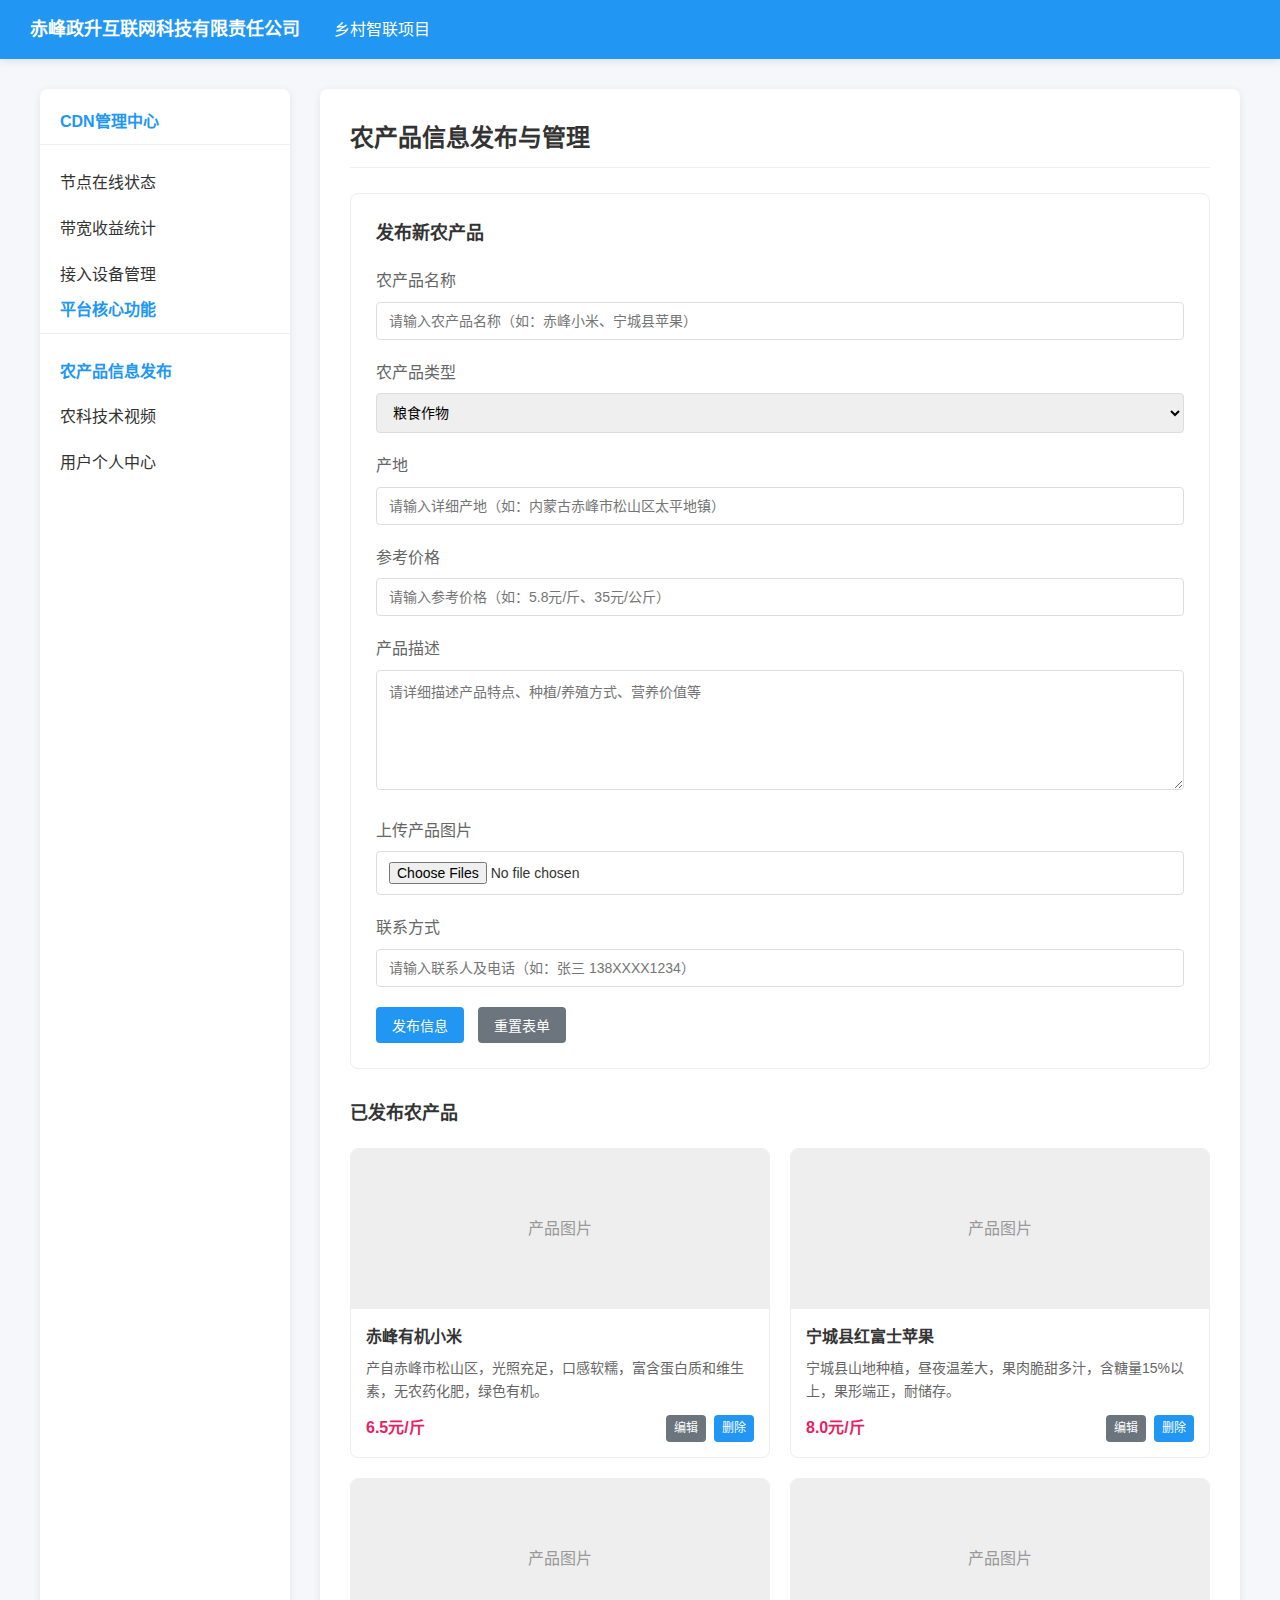
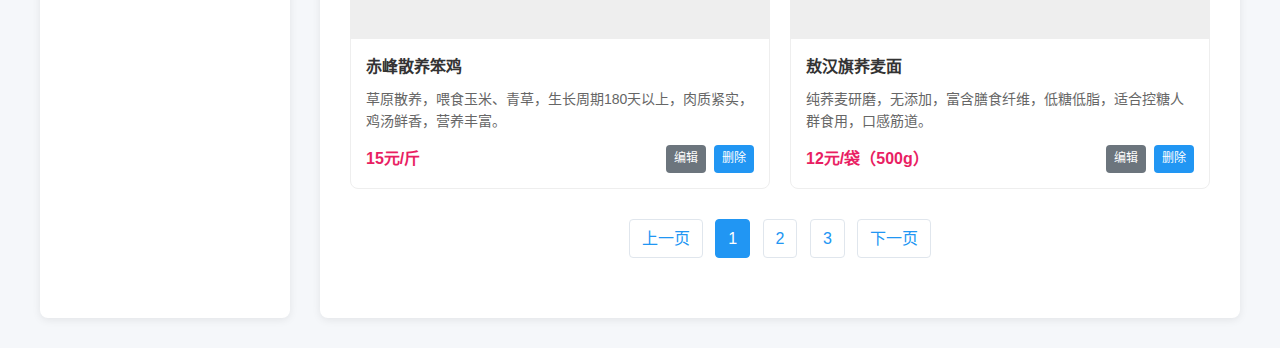
<file: index.html>
<!DOCTYPE html>
<html lang="zh-CN">
<head>
    <meta charset="UTF-8">
    <meta name="viewport" content="width=device-width, initial-scale=1.0">
    <title>农产品信息发布 - 乡村智联平台</title>
    <link rel="stylesheet" href="css/style.css">
</head>
<body>
    <!-- 顶部导航 -->
    <div class="nav">
        <div>
            <span class="company-name">赤峰政升互联网科技有限责任公司</span>
            <span class="project-name"><a href="index.html">乡村智联项目</a></span>
        </div>
    </div>

    <!-- 页面容器 -->
    <div class="container">
        <!-- 侧边栏 -->
        <div class="sidebar">
            <div class="module-title">CDN管理中心</div>
            <div class="module-item"><a href="node-status.html">节点在线状态</a></div>
            <div class="module-item"><a href="profit-stat.html">带宽收益统计</a></div>
            <div class="module-item"><a href="device-manage.html">接入设备管理</a></div>
            <div class="module-title">平台核心功能</div>
            <div class="module-item"><a href="agri-info.html" style="color: #2196F3; font-weight: 600;">农产品信息发布</a></div>
            <div class="module-item"><a href="agri-videos.html">农科技术视频</a></div>
            <div class="module-item"><a href="user-center.html">用户个人中心</a></div>
        </div>

        <!-- 主内容区 -->
        <div class="main-content">
            <h1 class="page-title">农产品信息发布与管理</h1>
            
            <!-- 发布表单 -->
            <div style="border: 1px solid #eee; border-radius: 8px; padding: 25px; margin-bottom: 30px;">
                <h3 style="margin-bottom: 20px; font-size: 18px;">发布新农产品</h3>
                <form>
                    <div class="form-group">
                        <label for="agri-name">农产品名称</label>
                        <input type="text" id="agri-name" class="form-control" placeholder="请输入农产品名称（如：赤峰小米、宁城县苹果）">
                    </div>
                    <div class="form-group">
                        <label for="agri-type">农产品类型</label>
                        <select id="agri-type" class="form-control">
                            <option>粮食作物</option>
                            <option>瓜果蔬菜</option>
                            <option>畜禽产品</option>
                            <option>水产品</option>
                            <option>特色农产品</option>
                        </select>
                    </div>
                    <div class="form-group">
                        <label for="agri-origin">产地</label>
                        <input type="text" id="agri-origin" class="form-control" placeholder="请输入详细产地（如：内蒙古赤峰市松山区太平地镇）">
                    </div>
                    <div class="form-group">
                        <label for="agri-price">参考价格</label>
                        <input type="text" id="agri-price" class="form-control" placeholder="请输入参考价格（如：5.8元/斤、35元/公斤）">
                    </div>
                    <div class="form-group">
                        <label for="agri-desc">产品描述</label>
                        <textarea id="agri-desc" class="form-control" placeholder="请详细描述产品特点、种植/养殖方式、营养价值等"></textarea>
                    </div>
                    <div class="form-group">
                        <label for="agri-img">上传产品图片</label>
                        <input type="file" id="agri-img" class="form-control" multiple>
                    </div>
                    <div class="form-group">
                        <label for="contact">联系方式</label>
                        <input type="text" id="contact" class="form-control" placeholder="请输入联系人及电话（如：张三 138XXXX1234）">
                    </div>
                    <button type="submit" class="btn">发布信息</button>
                    <button type="reset" class="btn btn-secondary" style="margin-left: 10px;">重置表单</button>
                </form>
            </div>

            <!-- 已发布农产品列表 -->
            <h3 style="margin-bottom: 20px; font-size: 18px;">已发布农产品</h3>
            <div class="card-list">
                <!-- 农产品卡片1 -->
                <div class="card">
                    <div class="card-img">产品图片</div>
                    <div class="card-content">
                        <h4 class="card-title">赤峰有机小米</h4>
                        <p class="card-desc">产自赤峰市松山区，光照充足，口感软糯，富含蛋白质和维生素，无农药化肥，绿色有机。</p>
                        <div style="display: flex; justify-content: space-between; align-items: center;">
                            <span style="color: #e91e63; font-weight: 600;">6.5元/斤</span>
                            <div>
                                <a href="#" class="btn btn-secondary" style="padding: 4px 8px; font-size: 12px; margin-right: 4px;">编辑</a>
                                <a href="#" class="btn" style="padding: 4px 8px; font-size: 12px;">删除</a>
                            </div>
                        </div>
                    </div>
                </div>
                <!-- 农产品卡片2 -->
                <div class="card">
                    <div class="card-img">产品图片</div>
                    <div class="card-content">
                        <h4 class="card-title">宁城县红富士苹果</h4>
                        <p class="card-desc">宁城县山地种植，昼夜温差大，果肉脆甜多汁，含糖量15%以上，果形端正，耐储存。</p>
                        <div style="display: flex; justify-content: space-between; align-items: center;">
                            <span style="color: #e91e63; font-weight: 600;">8.0元/斤</span>
                            <div>
                                <a href="#" class="btn btn-secondary" style="padding: 4px 8px; font-size: 12px; margin-right: 4px;">编辑</a>
                                <a href="#" class="btn" style="padding: 4px 8px; font-size: 12px;">删除</a>
                            </div>
                        </div>
                    </div>
                </div>
                <!-- 农产品卡片3 -->
                <div class="card">
                    <div class="card-img">产品图片</div>
                    <div class="card-content">
                        <h4 class="card-title">赤峰散养笨鸡</h4>
                        <p class="card-desc">草原散养，喂食玉米、青草，生长周期180天以上，肉质紧实，鸡汤鲜香，营养丰富。</p>
                        <div style="display: flex; justify-content: space-between; align-items: center;">
                            <span style="color: #e91e63; font-weight: 600;">15元/斤</span>
                            <div>
                                <a href="#" class="btn btn-secondary" style="padding: 4px 8px; font-size: 12px; margin-right: 4px;">编辑</a>
                                <a href="#" class="btn" style="padding: 4px 8px; font-size: 12px;">删除</a>
                            </div>
                        </div>
                    </div>
                </div>
                <!-- 农产品卡片4 -->
                <div class="card">
                    <div class="card-img">产品图片</div>
                    <div class="card-content">
                        <h4 class="card-title">敖汉旗荞麦面</h4>
                        <p class="card-desc">纯荞麦研磨，无添加，富含膳食纤维，低糖低脂，适合控糖人群食用，口感筋道。</p>
                        <div style="display: flex; justify-content: space-between; align-items: center;">
                            <span style="color: #e91e63; font-weight: 600;">12元/袋（500g）</span>
                            <div>
                                <a href="#" class="btn btn-secondary" style="padding: 4px 8px; font-size: 12px; margin-right: 4px;">编辑</a>
                                <a href="#" class="btn" style="padding: 4px 8px; font-size: 12px;">删除</a>
                            </div>
                        </div>
                    </div>
                </div>
            </div>

            <!-- 分页控件 -->
            <div class="pagination">
                <a href="#" class="page-link">上一页</a>
                <a href="#" class="page-link active">1</a>
                <a href="#" class="page-link">2</a>
                <a href="#" class="page-link">3</a>
                <a href="#" class="page-link">下一页</a>
            </div>
        </div>
    </div>
</body>
</html>
</file>
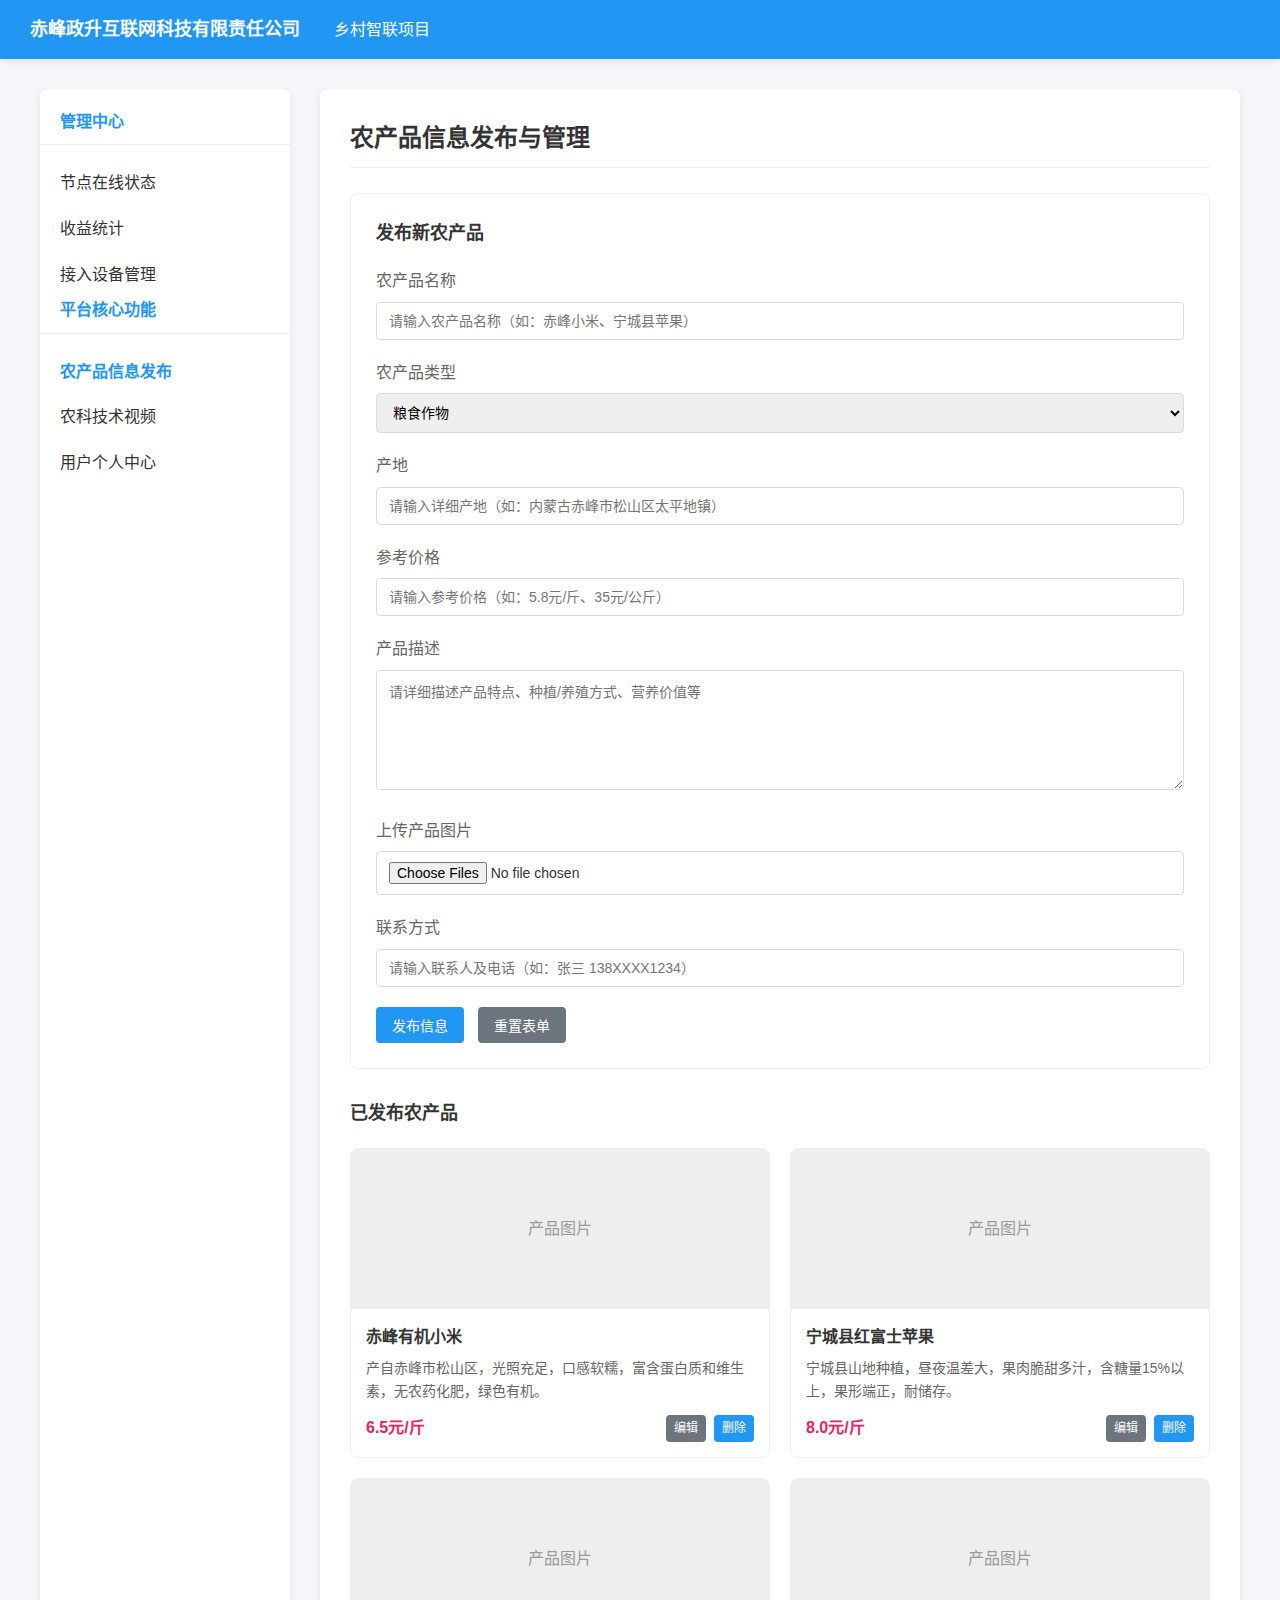
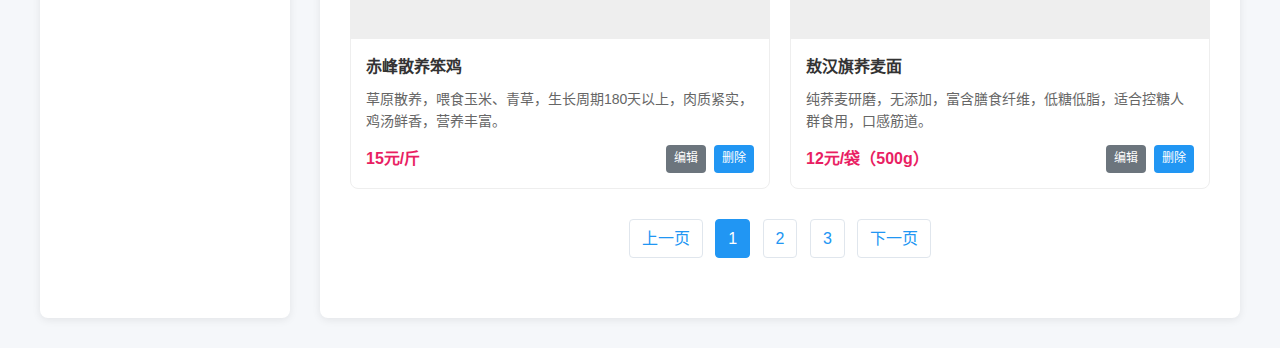
<file: agri-info.html>
<!DOCTYPE html>
<html lang="zh-CN">
<head>
    <meta charset="UTF-8">
    <meta name="viewport" content="width=device-width, initial-scale=1.0">
    <title>农产品信息发布 - 乡村智联平台</title>
    <link rel="stylesheet" href="css/style.css">
</head>
<body>
    <!-- 顶部导航 -->
    <div class="nav">
        <div>
            <span class="company-name">赤峰政升互联网科技有限责任公司</span>
            <span class="project-name"><a href="index.html">乡村智联项目</a></span>
        </div>
    </div>

    <!-- 页面容器 -->
    <div class="container">
        <!-- 侧边栏 -->
        <div class="sidebar">
            <div class="module-title">管理中心</div>
            <div class="module-item"><a href="node-status.html">节点在线状态</a></div>
            <div class="module-item"><a href="profit-stat.html">收益统计</a></div>
            <div class="module-item"><a href="device-manage.html">接入设备管理</a></div>
            <div class="module-title">平台核心功能</div>
            <div class="module-item"><a href="agri-info.html" style="color: #2196F3; font-weight: 600;">农产品信息发布</a></div>
            <div class="module-item"><a href="agri-videos.html">农科技术视频</a></div>
            <div class="module-item"><a href="user-center.html">用户个人中心</a></div>
        </div>

        <!-- 主内容区 -->
        <div class="main-content">
            <h1 class="page-title">农产品信息发布与管理</h1>
            
            <!-- 发布表单 -->
            <div style="border: 1px solid #eee; border-radius: 8px; padding: 25px; margin-bottom: 30px;">
                <h3 style="margin-bottom: 20px; font-size: 18px;">发布新农产品</h3>
                <form>
                    <div class="form-group">
                        <label for="agri-name">农产品名称</label>
                        <input type="text" id="agri-name" class="form-control" placeholder="请输入农产品名称（如：赤峰小米、宁城县苹果）">
                    </div>
                    <div class="form-group">
                        <label for="agri-type">农产品类型</label>
                        <select id="agri-type" class="form-control">
                            <option>粮食作物</option>
                            <option>瓜果蔬菜</option>
                            <option>畜禽产品</option>
                            <option>水产品</option>
                            <option>特色农产品</option>
                        </select>
                    </div>
                    <div class="form-group">
                        <label for="agri-origin">产地</label>
                        <input type="text" id="agri-origin" class="form-control" placeholder="请输入详细产地（如：内蒙古赤峰市松山区太平地镇）">
                    </div>
                    <div class="form-group">
                        <label for="agri-price">参考价格</label>
                        <input type="text" id="agri-price" class="form-control" placeholder="请输入参考价格（如：5.8元/斤、35元/公斤）">
                    </div>
                    <div class="form-group">
                        <label for="agri-desc">产品描述</label>
                        <textarea id="agri-desc" class="form-control" placeholder="请详细描述产品特点、种植/养殖方式、营养价值等"></textarea>
                    </div>
                    <div class="form-group">
                        <label for="agri-img">上传产品图片</label>
                        <input type="file" id="agri-img" class="form-control" multiple>
                    </div>
                    <div class="form-group">
                        <label for="contact">联系方式</label>
                        <input type="text" id="contact" class="form-control" placeholder="请输入联系人及电话（如：张三 138XXXX1234）">
                    </div>
                    <button type="submit" class="btn">发布信息</button>
                    <button type="reset" class="btn btn-secondary" style="margin-left: 10px;">重置表单</button>
                </form>
            </div>

            <!-- 已发布农产品列表 -->
            <h3 style="margin-bottom: 20px; font-size: 18px;">已发布农产品</h3>
            <div class="card-list">
                <!-- 农产品卡片1 -->
                <div class="card">
                    <div class="card-img">产品图片</div>
                    <div class="card-content">
                        <h4 class="card-title">赤峰有机小米</h4>
                        <p class="card-desc">产自赤峰市松山区，光照充足，口感软糯，富含蛋白质和维生素，无农药化肥，绿色有机。</p>
                        <div style="display: flex; justify-content: space-between; align-items: center;">
                            <span style="color: #e91e63; font-weight: 600;">6.5元/斤</span>
                            <div>
                                <a href="#" class="btn btn-secondary" style="padding: 4px 8px; font-size: 12px; margin-right: 4px;">编辑</a>
                                <a href="#" class="btn" style="padding: 4px 8px; font-size: 12px;">删除</a>
                            </div>
                        </div>
                    </div>
                </div>
                <!-- 农产品卡片2 -->
                <div class="card">
                    <div class="card-img">产品图片</div>
                    <div class="card-content">
                        <h4 class="card-title">宁城县红富士苹果</h4>
                        <p class="card-desc">宁城县山地种植，昼夜温差大，果肉脆甜多汁，含糖量15%以上，果形端正，耐储存。</p>
                        <div style="display: flex; justify-content: space-between; align-items: center;">
                            <span style="color: #e91e63; font-weight: 600;">8.0元/斤</span>
                            <div>
                                <a href="#" class="btn btn-secondary" style="padding: 4px 8px; font-size: 12px; margin-right: 4px;">编辑</a>
                                <a href="#" class="btn" style="padding: 4px 8px; font-size: 12px;">删除</a>
                            </div>
                        </div>
                    </div>
                </div>
                <!-- 农产品卡片3 -->
                <div class="card">
                    <div class="card-img">产品图片</div>
                    <div class="card-content">
                        <h4 class="card-title">赤峰散养笨鸡</h4>
                        <p class="card-desc">草原散养，喂食玉米、青草，生长周期180天以上，肉质紧实，鸡汤鲜香，营养丰富。</p>
                        <div style="display: flex; justify-content: space-between; align-items: center;">
                            <span style="color: #e91e63; font-weight: 600;">15元/斤</span>
                            <div>
                                <a href="#" class="btn btn-secondary" style="padding: 4px 8px; font-size: 12px; margin-right: 4px;">编辑</a>
                                <a href="#" class="btn" style="padding: 4px 8px; font-size: 12px;">删除</a>
                            </div>
                        </div>
                    </div>
                </div>
                <!-- 农产品卡片4 -->
                <div class="card">
                    <div class="card-img">产品图片</div>
                    <div class="card-content">
                        <h4 class="card-title">敖汉旗荞麦面</h4>
                        <p class="card-desc">纯荞麦研磨，无添加，富含膳食纤维，低糖低脂，适合控糖人群食用，口感筋道。</p>
                        <div style="display: flex; justify-content: space-between; align-items: center;">
                            <span style="color: #e91e63; font-weight: 600;">12元/袋（500g）</span>
                            <div>
                                <a href="#" class="btn btn-secondary" style="padding: 4px 8px; font-size: 12px; margin-right: 4px;">编辑</a>
                                <a href="#" class="btn" style="padding: 4px 8px; font-size: 12px;">删除</a>
                            </div>
                        </div>
                    </div>
                </div>
            </div>

            <!-- 分页控件 -->
            <div class="pagination">
                <a href="#" class="page-link">上一页</a>
                <a href="#" class="page-link active">1</a>
                <a href="#" class="page-link">2</a>
                <a href="#" class="page-link">3</a>
                <a href="#" class="page-link">下一页</a>
            </div>
        </div>
    </div>
</body>

</html>
</file>
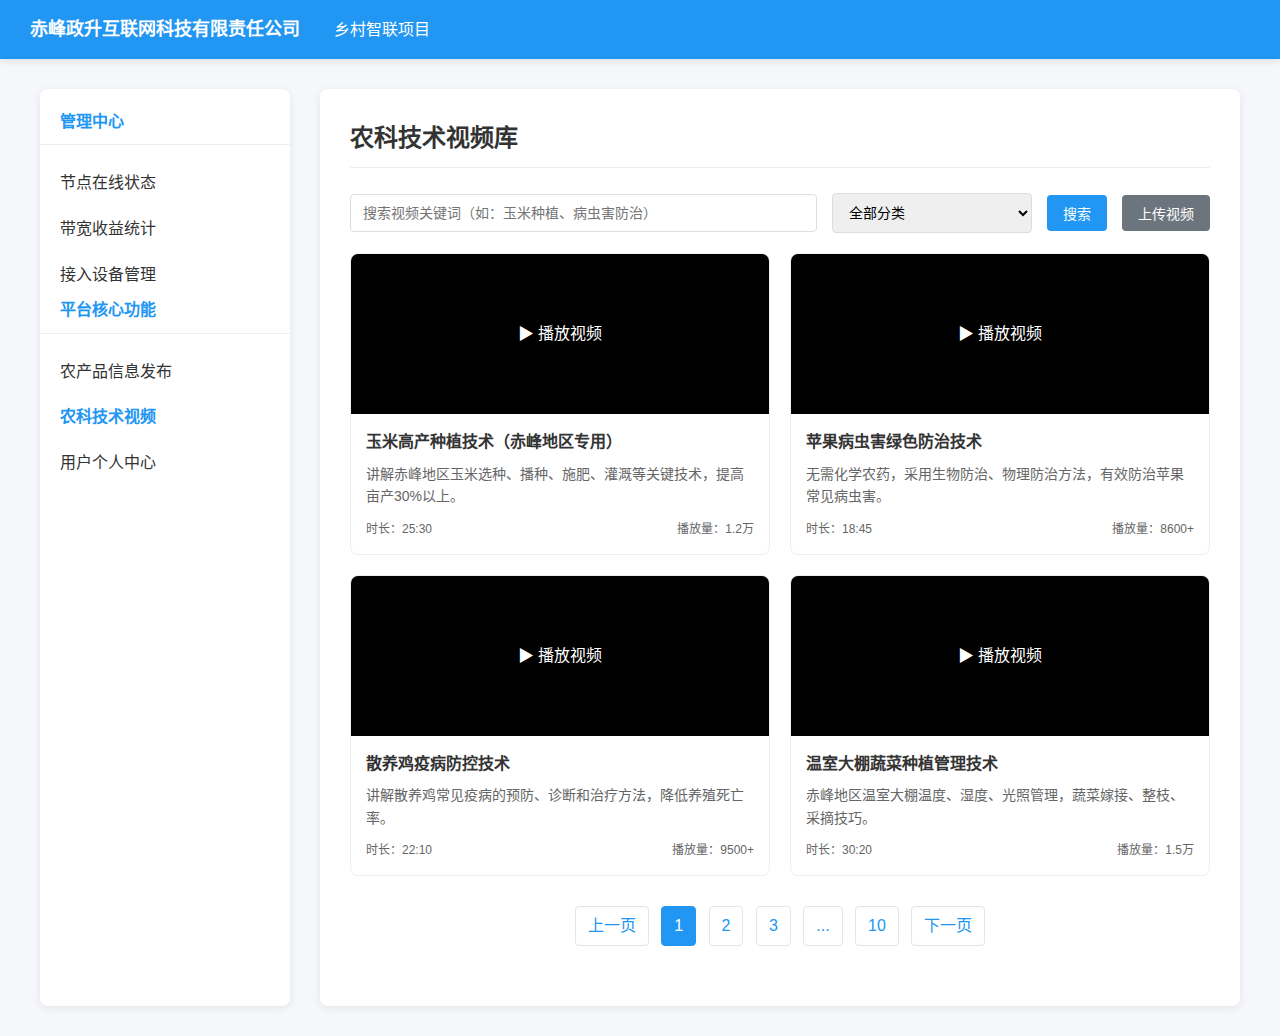
<file: agri-videos.html>
<!DOCTYPE html>
<html lang="zh-CN">
<head>
    <meta charset="UTF-8">
    <meta name="viewport" content="width=device-width, initial-scale=1.0">
    <title>农科技术视频 - 乡村智联平台</title>
    <link rel="stylesheet" href="css/style.css">
</head>
<body>
    <!-- 顶部导航 -->
    <div class="nav">
        <div>
            <span class="company-name">赤峰政升互联网科技有限责任公司</span>
            <span class="project-name"><a href="index.html">乡村智联项目</a></span>
        </div>
    </div>

    <!-- 页面容器 -->
    <div class="container">
        <!-- 侧边栏 -->
        <div class="sidebar">
            <div class="module-title">管理中心</div>
            <div class="module-item"><a href="node-status.html">节点在线状态</a></div>
            <div class="module-item"><a href="profit-stat.html">带宽收益统计</a></div>
            <div class="module-item"><a href="device-manage.html">接入设备管理</a></div>
            <div class="module-title">平台核心功能</div>
            <div class="module-item"><a href="agri-info.html">农产品信息发布</a></div>
            <div class="module-item"><a href="agri-videos.html" style="color: #2196F3; font-weight: 600;">农科技术视频</a></div>
            <div class="module-item"><a href="user-center.html">用户个人中心</a></div>
        </div>

        <!-- 主内容区 -->
        <div class="main-content">
            <h1 class="page-title">农科技术视频库</h1>
            
            <!-- 视频搜索与筛选 -->
            <div style="margin-bottom: 20px; display: flex; gap: 15px; align-items: center;">
                <div class="form-group" style="margin-bottom: 0; flex: 1;">
                    <input type="text" class="form-control" placeholder="搜索视频关键词（如：玉米种植、病虫害防治）">
                </div>
                <div class="form-group" style="margin-bottom: 0; width: 200px;">
                    <select class="form-control">
                        <option>全部分类</option>
                        <option>粮食种植技术</option>
                        <option>蔬菜种植技术</option>
                        <option>果树种植技术</option>
                        <option>畜禽养殖技术</option>
                        <option>病虫害防治</option>
                    </select>
                </div>
                <button class="btn">搜索</button>
                <button class="btn btn-secondary">上传视频</button>
            </div>

            <!-- 视频列表 -->
            <div class="card-list">
                <!-- 视频卡片1 -->
                <div class="card">
                    <div class="card-img" style="background-color: #000; color: white;">
                        <span>▶ 播放视频</span>
                    </div>
                    <div class="card-content">
                        <h4 class="card-title">玉米高产种植技术（赤峰地区专用）</h4>
                        <p class="card-desc">讲解赤峰地区玉米选种、播种、施肥、灌溉等关键技术，提高亩产30%以上。</p>
                        <div style="display: flex; justify-content: space-between; align-items: center; font-size: 12px; color: #666;">
                            <span>时长：25:30</span>
                            <span>播放量：1.2万</span>
                        </div>
                    </div>
                </div>
                <!-- 视频卡片2 -->
                <div class="card">
                    <div class="card-img" style="background-color: #000; color: white;">
                        <span>▶ 播放视频</span>
                    </div>
                    <div class="card-content">
                        <h4 class="card-title">苹果病虫害绿色防治技术</h4>
                        <p class="card-desc">无需化学农药，采用生物防治、物理防治方法，有效防治苹果常见病虫害。</p>
                        <div style="display: flex; justify-content: space-between; align-items: center; font-size: 12px; color: #666;">
                            <span>时长：18:45</span>
                            <span>播放量：8600+</span>
                        </div>
                    </div>
                </div>
                <!-- 视频卡片3 -->
                <div class="card">
                    <div class="card-img" style="background-color: #000; color: white;">
                        <span>▶ 播放视频</span>
                    </div>
                    <div class="card-content">
                        <h4 class="card-title">散养鸡疫病防控技术</h4>
                        <p class="card-desc">讲解散养鸡常见疫病的预防、诊断和治疗方法，降低养殖死亡率。</p>
                        <div style="display: flex; justify-content: space-between; align-items: center; font-size: 12px; color: #666;">
                            <span>时长：22:10</span>
                            <span>播放量：9500+</span>
                        </div>
                    </div>
                </div>
                <!-- 视频卡片4 -->
                <div class="card">
                    <div class="card-img" style="background-color: #000; color: white;">
                        <span>▶ 播放视频</span>
                    </div>
                    <div class="card-content">
                        <h4 class="card-title">温室大棚蔬菜种植管理技术</h4>
                        <p class="card-desc">赤峰地区温室大棚温度、湿度、光照管理，蔬菜嫁接、整枝、采摘技巧。</p>
                        <div style="display: flex; justify-content: space-between; align-items: center; font-size: 12px; color: #666;">
                            <span>时长：30:20</span>
                            <span>播放量：1.5万</span>
                        </div>
                    </div>
                </div>
            </div>

            <!-- 分页控件 -->
            <div class="pagination">
                <a href="#" class="page-link">上一页</a>
                <a href="#" class="page-link active">1</a>
                <a href="#" class="page-link">2</a>
                <a href="#" class="page-link">3</a>
                <a href="#" class="page-link">...</a>
                <a href="#" class="page-link">10</a>
                <a href="#" class="page-link">下一页</a>
            </div>
        </div>
    </div>
</body>

</html>
</file>
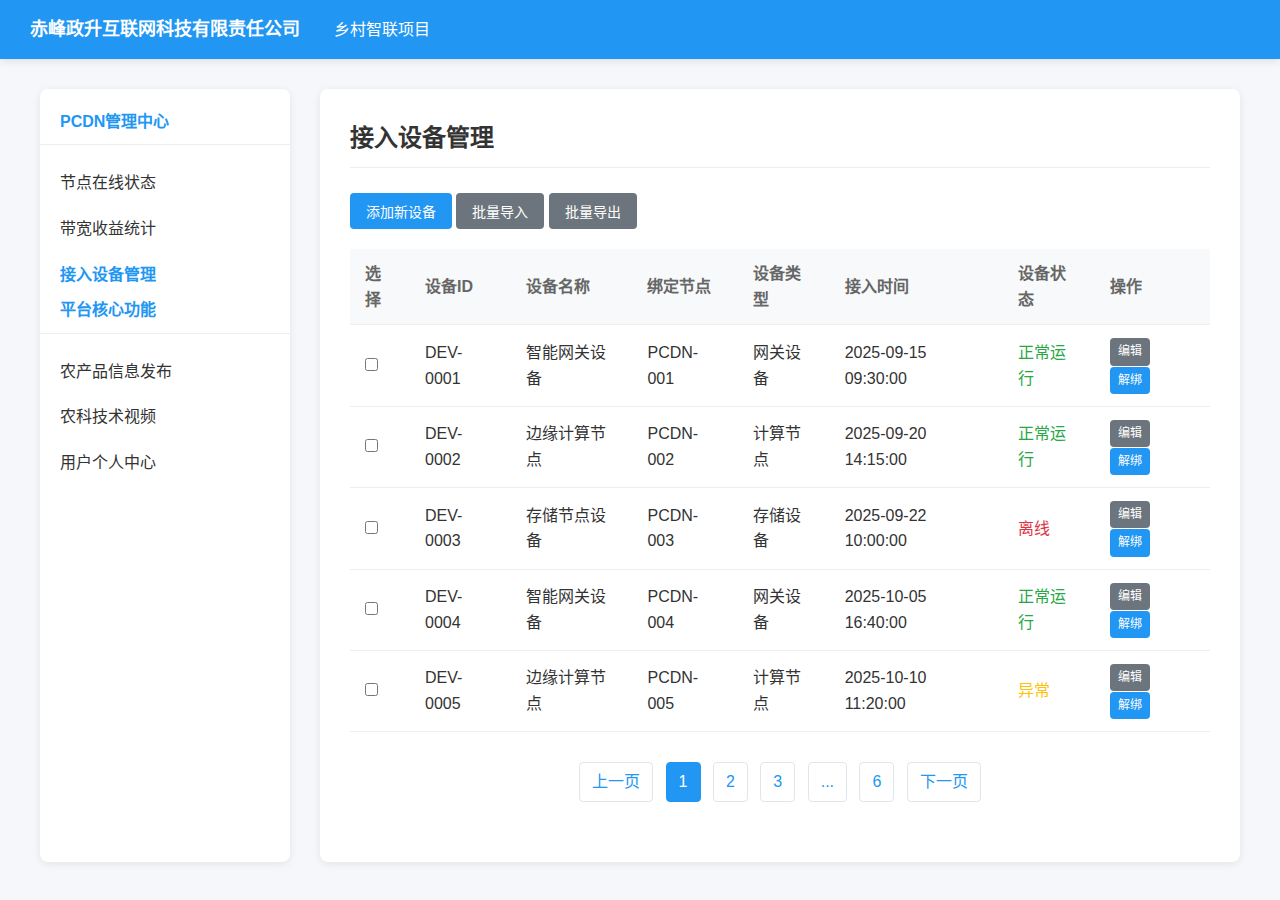
<file: device-manage.html>
<!DOCTYPE html>
<html lang="zh-CN">
<head>
    <meta charset="UTF-8">
    <meta name="viewport" content="width=device-width, initial-scale=1.0">
    <title>接入设备管理 - 乡村智联平台</title>
    <link rel="stylesheet" href="css/style.css">
</head>
<body>
    <!-- 顶部导航 -->
    <div class="nav">
        <div>
            <span class="company-name">赤峰政升互联网科技有限责任公司</span>
            <span class="project-name"><a href="index.html">乡村智联项目</a></span>
        </div>
    </div>

    <!-- 页面容器 -->
    <div class="container">
        <!-- 侧边栏 -->
        <div class="sidebar">
            <div class="module-title">PCDN管理中心</div>
            <div class="module-item"><a href="node-status.html">节点在线状态</a></div>
            <div class="module-item"><a href="profit-stat.html">带宽收益统计</a></div>
            <div class="module-item"><a href="device-manage.html" style="color: #2196F3; font-weight: 600;">接入设备管理</a></div>
            <div class="module-title">平台核心功能</div>
            <div class="module-item"><a href="agri-info.html">农产品信息发布</a></div>
            <div class="module-item"><a href="agri-videos.html">农科技术视频</a></div>
            <div class="module-item"><a href="user-center.html">用户个人中心</a></div>
        </div>

        <!-- 主内容区 -->
        <div class="main-content">
            <h1 class="page-title">接入设备管理</h1>
            
            <!-- 操作按钮 -->
            <div style="margin-bottom: 20px;">
                <button class="btn">添加新设备</button>
                <button class="btn btn-secondary">批量导入</button>
                <button class="btn btn-secondary">批量导出</button>
            </div>

            <!-- 设备列表表格 -->
            <table class="data-table">
                <thead>
                    <tr>
                        <th style="width: 60px;">选择</th>
                        <th>设备ID</th>
                        <th>设备名称</th>
                        <th>绑定节点</th>
                        <th>设备类型</th>
                        <th>接入时间</th>
                        <th>设备状态</th>
                        <th>操作</th>
                    </tr>
                </thead>
                <tbody>
                    <tr>
                        <td><input type="checkbox"></td>
                        <td>DEV-0001</td>
                        <td>智能网关设备</td>
                        <td>PCDN-001</td>
                        <td>网关设备</td>
                        <td>2025-09-15 09:30:00</td>
                        <td style="color: #28a745;">正常运行</td>
                        <td>
                            <a href="#" class="btn btn-secondary" style="padding: 4px 8px; font-size: 12px; margin-right: 4px;">编辑</a>
                            <a href="#" class="btn" style="padding: 4px 8px; font-size: 12px;">解绑</a>
                        </td>
                    </tr>
                    <tr>
                        <td><input type="checkbox"></td>
                        <td>DEV-0002</td>
                        <td>边缘计算节点</td>
                        <td>PCDN-002</td>
                        <td>计算节点</td>
                        <td>2025-09-20 14:15:00</td>
                        <td style="color: #28a745;">正常运行</td>
                        <td>
                            <a href="#" class="btn btn-secondary" style="padding: 4px 8px; font-size: 12px; margin-right: 4px;">编辑</a>
                            <a href="#" class="btn" style="padding: 4px 8px; font-size: 12px;">解绑</a>
                        </td>
                    </tr>
                    <tr>
                        <td><input type="checkbox"></td>
                        <td>DEV-0003</td>
                        <td>存储节点设备</td>
                        <td>PCDN-003</td>
                        <td>存储设备</td>
                        <td>2025-09-22 10:00:00</td>
                        <td style="color: #dc3545;">离线</td>
                        <td>
                            <a href="#" class="btn btn-secondary" style="padding: 4px 8px; font-size: 12px; margin-right: 4px;">编辑</a>
                            <a href="#" class="btn" style="padding: 4px 8px; font-size: 12px;">解绑</a>
                        </td>
                    </tr>
                    <tr>
                        <td><input type="checkbox"></td>
                        <td>DEV-0004</td>
                        <td>智能网关设备</td>
                        <td>PCDN-004</td>
                        <td>网关设备</td>
                        <td>2025-10-05 16:40:00</td>
                        <td style="color: #28a745;">正常运行</td>
                        <td>
                            <a href="#" class="btn btn-secondary" style="padding: 4px 8px; font-size: 12px; margin-right: 4px;">编辑</a>
                            <a href="#" class="btn" style="padding: 4px 8px; font-size: 12px;">解绑</a>
                        </td>
                    </tr>
                    <tr>
                        <td><input type="checkbox"></td>
                        <td>DEV-0005</td>
                        <td>边缘计算节点</td>
                        <td>PCDN-005</td>
                        <td>计算节点</td>
                        <td>2025-10-10 11:20:00</td>
                        <td style="color: #ffc107;">异常</td>
                        <td>
                            <a href="#" class="btn btn-secondary" style="padding: 4px 8px; font-size: 12px; margin-right: 4px;">编辑</a>
                            <a href="#" class="btn" style="padding: 4px 8px; font-size: 12px;">解绑</a>
                        </td>
                    </tr>
                </tbody>
            </table>

            <!-- 分页控件 -->
            <div class="pagination">
                <a href="#" class="page-link">上一页</a>
                <a href="#" class="page-link active">1</a>
                <a href="#" class="page-link">2</a>
                <a href="#" class="page-link">3</a>
                <a href="#" class="page-link">...</a>
                <a href="#" class="page-link">6</a>
                <a href="#" class="page-link">下一页</a>
            </div>
        </div>
    </div>
</body>
</html>
</file>
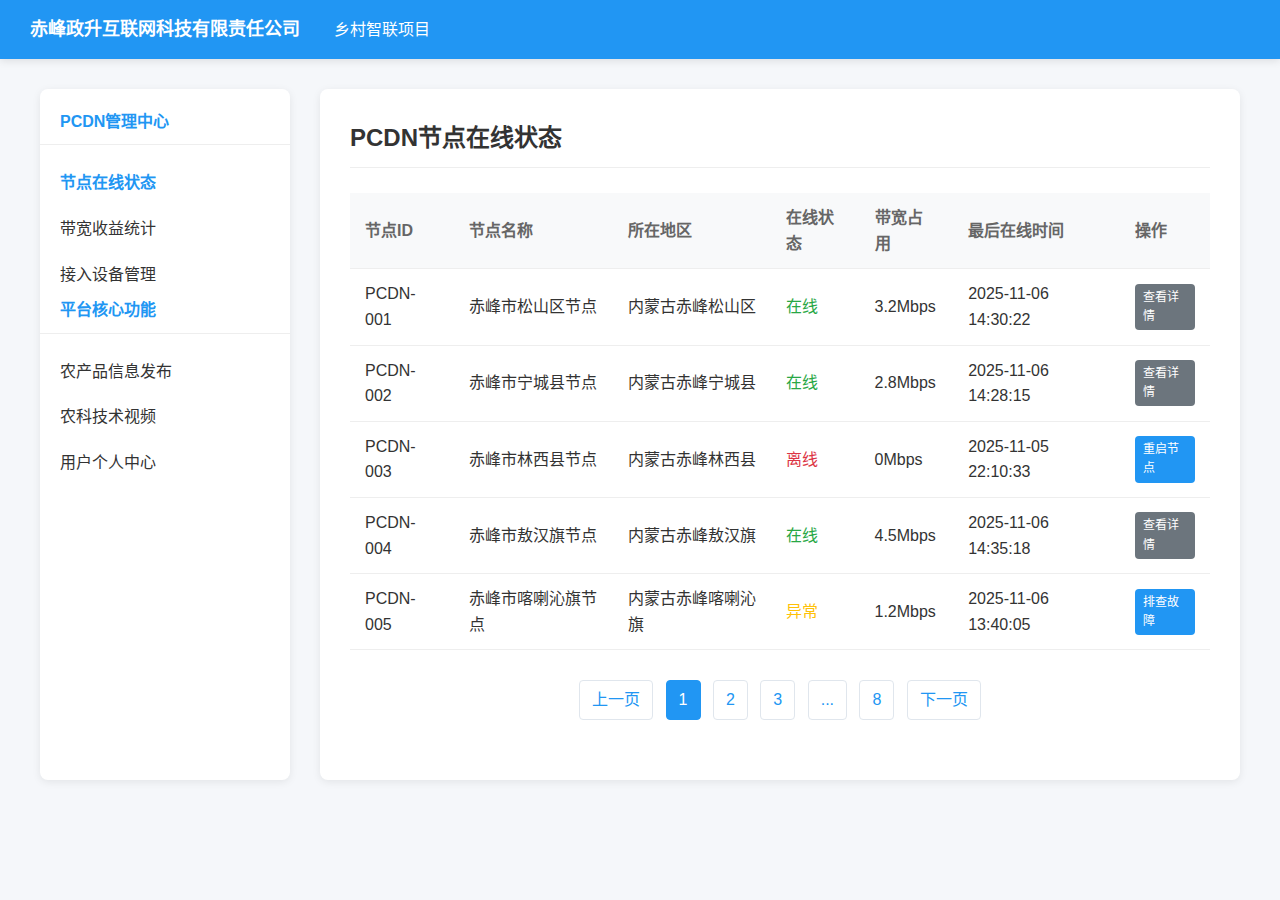
<file: node-status.html>
<!DOCTYPE html>
<html lang="zh-CN">
<head>
    <meta charset="UTF-8">
    <meta name="viewport" content="width=device-width, initial-scale=1.0">
    <title>节点在线状态 - 乡村智联平台</title>
    <!-- 引入统一CSS -->
    <link rel="stylesheet" href="css/style.css">
</head>
<body>
    <!-- 顶部导航 -->
    <div class="nav">
        <div>
            <span class="company-name">赤峰政升互联网科技有限责任公司</span>
            <span class="project-name"><a href="index.html">乡村智联项目</a></span>
        </div>
    </div>

    <!-- 页面容器 -->
    <div class="container">
        <!-- 侧边栏（和主页一致，保证跳转统一） -->
        <div class="sidebar">
            <div class="module-title">PCDN管理中心</div>
            <div class="module-item"><a href="node-status.html" style="color: #2196F3; font-weight: 600;">节点在线状态</a></div>
            <div class="module-item"><a href="profit-stat.html">带宽收益统计</a></div>
            <div class="module-item"><a href="device-manage.html">接入设备管理</a></div>
            <div class="module-title">平台核心功能</div>
            <div class="module-item"><a href="agri-info.html">农产品信息发布</a></div>
            <div class="module-item"><a href="agri-videos.html">农科技术视频</a></div>
            <div class="module-item"><a href="user-center.html">用户个人中心</a></div>
        </div>

        <!-- 主内容区 -->
        <div class="main-content">
            <h1 class="page-title">PCDN节点在线状态</h1>
            
            <!-- 节点状态表格 -->
            <table class="data-table">
                <thead>
                    <tr>
                        <th>节点ID</th>
                        <th>节点名称</th>
                        <th>所在地区</th>
                        <th>在线状态</th>
                        <th>带宽占用</th>
                        <th>最后在线时间</th>
                        <th>操作</th>
                    </tr>
                </thead>
                <tbody>
                    <tr>
                        <td>PCDN-001</td>
                        <td>赤峰市松山区节点</td>
                        <td>内蒙古赤峰松山区</td>
                        <td style="color: #28a745;">在线</td>
                        <td>3.2Mbps</td>
                        <td>2025-11-06 14:30:22</td>
                        <td><a href="#" class="btn btn-secondary" style="padding: 4px 8px; font-size: 12px;">查看详情</a></td>
                    </tr>
                    <tr>
                        <td>PCDN-002</td>
                        <td>赤峰市宁城县节点</td>
                        <td>内蒙古赤峰宁城县</td>
                        <td style="color: #28a745;">在线</td>
                        <td>2.8Mbps</td>
                        <td>2025-11-06 14:28:15</td>
                        <td><a href="#" class="btn btn-secondary" style="padding: 4px 8px; font-size: 12px;">查看详情</a></td>
                    </tr>
                    <tr>
                        <td>PCDN-003</td>
                        <td>赤峰市林西县节点</td>
                        <td>内蒙古赤峰林西县</td>
                        <td style="color: #dc3545;">离线</td>
                        <td>0Mbps</td>
                        <td>2025-11-05 22:10:33</td>
                        <td><a href="#" class="btn" style="padding: 4px 8px; font-size: 12px;">重启节点</a></td>
                    </tr>
                    <tr>
                        <td>PCDN-004</td>
                        <td>赤峰市敖汉旗节点</td>
                        <td>内蒙古赤峰敖汉旗</td>
                        <td style="color: #28a745;">在线</td>
                        <td>4.5Mbps</td>
                        <td>2025-11-06 14:35:18</td>
                        <td><a href="#" class="btn btn-secondary" style="padding: 4px 8px; font-size: 12px;">查看详情</a></td>
                    </tr>
                    <tr>
                        <td>PCDN-005</td>
                        <td>赤峰市喀喇沁旗节点</td>
                        <td>内蒙古赤峰喀喇沁旗</td>
                        <td style="color: #ffc107;">异常</td>
                        <td>1.2Mbps</td>
                        <td>2025-11-06 13:40:05</td>
                        <td><a href="#" class="btn" style="padding: 4px 8px; font-size: 12px;">排查故障</a></td>
                    </tr>
                </tbody>
            </table>

            <!-- 分页控件 -->
            <div class="pagination">
                <a href="#" class="page-link">上一页</a>
                <a href="#" class="page-link active">1</a>
                <a href="#" class="page-link">2</a>
                <a href="#" class="page-link">3</a>
                <a href="#" class="page-link">...</a>
                <a href="#" class="page-link">8</a>
                <a href="#" class="page-link">下一页</a>
            </div>
        </div>
    </div>
</body>
</html>
</file>
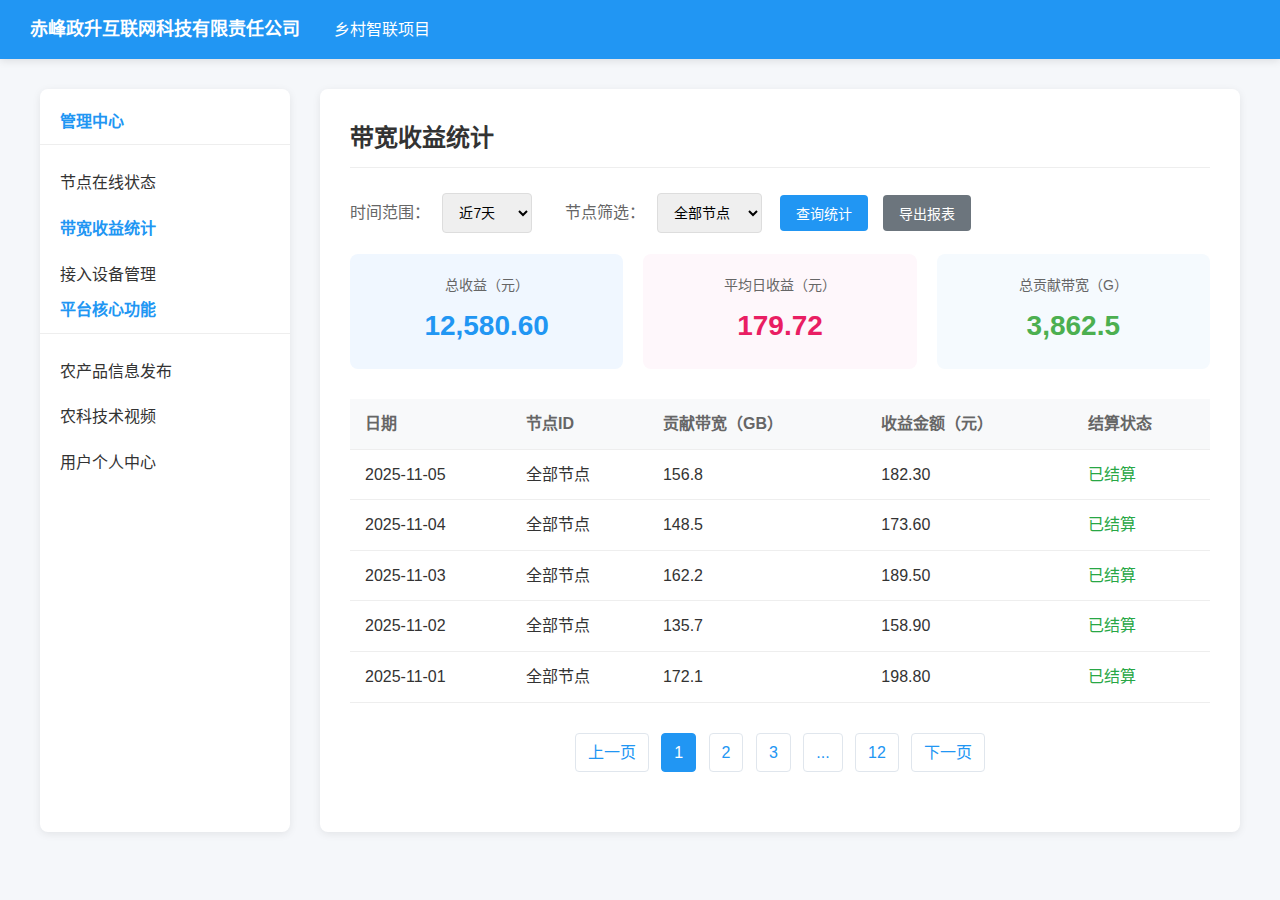
<file: profit-stat.html>
<!DOCTYPE html>
<html lang="zh-CN">
<head>
    <meta charset="UTF-8">
    <meta name="viewport" content="width=device-width, initial-scale=1.0">
    <title>带宽收益统计 - 乡村智联平台</title>
    <link rel="stylesheet" href="css/style.css">
</head>
<body>
    <!-- 顶部导航 -->
    <div class="nav">
        <div>
            <span class="company-name">赤峰政升互联网科技有限责任公司</span>
            <span class="project-name"><a href="index.html">乡村智联项目</a></span>
        </div>
    </div>

    <!-- 页面容器 -->
    <div class="container">
        <!-- 侧边栏 -->
        <div class="sidebar">
            <div class="module-title">管理中心</div>
            <div class="module-item"><a href="node-status.html">节点在线状态</a></div>
            <div class="module-item"><a href="profit-stat.html" style="color: #2196F3; font-weight: 600;">带宽收益统计</a></div>
            <div class="module-item"><a href="device-manage.html">接入设备管理</a></div>
            <div class="module-title">平台核心功能</div>
            <div class="module-item"><a href="agri-info.html">农产品信息发布</a></div>
            <div class="module-item"><a href="agri-videos.html">农科技术视频</a></div>
            <div class="module-item"><a href="user-center.html">用户个人中心</a></div>
        </div>

        <!-- 主内容区 -->
        <div class="main-content">
            <h1 class="page-title">带宽收益统计</h1>
            
            <!-- 统计筛选 -->
            <div style="margin-bottom: 20px; display: flex; gap: 15px; align-items: center;">
                <div class="form-group" style="margin-bottom: 0; width: 200px;">
                    <label for="time-range" style="display: inline-block; margin-right: 8px;">时间范围：</label>
                    <select id="time-range" class="form-control" style="display: inline-block; width: auto;">
                        <option>近7天</option>
                        <option>近30天</option>
                        <option>近90天</option>
                        <option>自定义</option>
                    </select>
                </div>
                <div class="form-group" style="margin-bottom: 0; width: 200px;">
                    <label for="node-id" style="display: inline-block; margin-right: 8px;">节点筛选：</label>
                    <select id="node-id" class="form-control" style="display: inline-block; width: auto;">
                        <option>全部节点</option>
                        <option>CDN-001</option>
                        <option>CDN-002</option>
                        <option>CDN-003</option>
                        <option>CDN-004</option>
                        <option>CDN-005</option>
                    </select>
                </div>
                <button class="btn">查询统计</button>
                <button class="btn btn-secondary">导出报表</button>
            </div>

            <!-- 收益概览 -->
            <div style="display: flex; gap: 20px; margin-bottom: 30px;">
                <div style="flex: 1; padding: 20px; background-color: #f0f7ff; border-radius: 8px; text-align: center;">
                    <div style="font-size: 14px; color: #666; margin-bottom: 8px;">总收益（元）</div>
                    <div style="font-size: 28px; color: #2196F3; font-weight: bold;">12,580.60</div>
                </div>
                <div style="flex: 1; padding: 20px; background-color: #fef7fb; border-radius: 8px; text-align: center;">
                    <div style="font-size: 14px; color: #666; margin-bottom: 8px;">平均日收益（元）</div>
                    <div style="font-size: 28px; color: #e91e63; font-weight: bold;">179.72</div>
                </div>
                <div style="flex: 1; padding: 20px; background-color: #f5fafe; border-radius: 8px; text-align: center;">
                    <div style="font-size: 14px; color: #666; margin-bottom: 8px;">总贡献带宽（G）</div>
                    <div style="font-size: 28px; color: #4CAF50; font-weight: bold;">3,862.5</div>
                </div>
            </div>

            <!-- 收益明细表格 -->
            <table class="data-table">
                <thead>
                    <tr>
                        <th>日期</th>
                        <th>节点ID</th>
                        <th>贡献带宽（GB）</th>
                        <th>收益金额（元）</th>
                        <th>结算状态</th>
                    </tr>
                </thead>
                <tbody>
                    <tr>
                        <td>2025-11-05</td>
                        <td>全部节点</td>
                        <td>156.8</td>
                        <td>182.30</td>
                        <td style="color: #28a745;">已结算</td>
                    </tr>
                    <tr>
                        <td>2025-11-04</td>
                        <td>全部节点</td>
                        <td>148.5</td>
                        <td>173.60</td>
                        <td style="color: #28a745;">已结算</td>
                    </tr>
                    <tr>
                        <td>2025-11-03</td>
                        <td>全部节点</td>
                        <td>162.2</td>
                        <td>189.50</td>
                        <td style="color: #28a745;">已结算</td>
                    </tr>
                    <tr>
                        <td>2025-11-02</td>
                        <td>全部节点</td>
                        <td>135.7</td>
                        <td>158.90</td>
                        <td style="color: #28a745;">已结算</td>
                    </tr>
                    <tr>
                        <td>2025-11-01</td>
                        <td>全部节点</td>
                        <td>172.1</td>
                        <td>198.80</td>
                        <td style="color: #28a745;">已结算</td>
                    </tr>
                </tbody>
            </table>

            <!-- 分页控件 -->
            <div class="pagination">
                <a href="#" class="page-link">上一页</a>
                <a href="#" class="page-link active">1</a>
                <a href="#" class="page-link">2</a>
                <a href="#" class="page-link">3</a>
                <a href="#" class="page-link">...</a>
                <a href="#" class="page-link">12</a>
                <a href="#" class="page-link">下一页</a>
            </div>
        </div>
    </div>
</body>

</html>
</file>
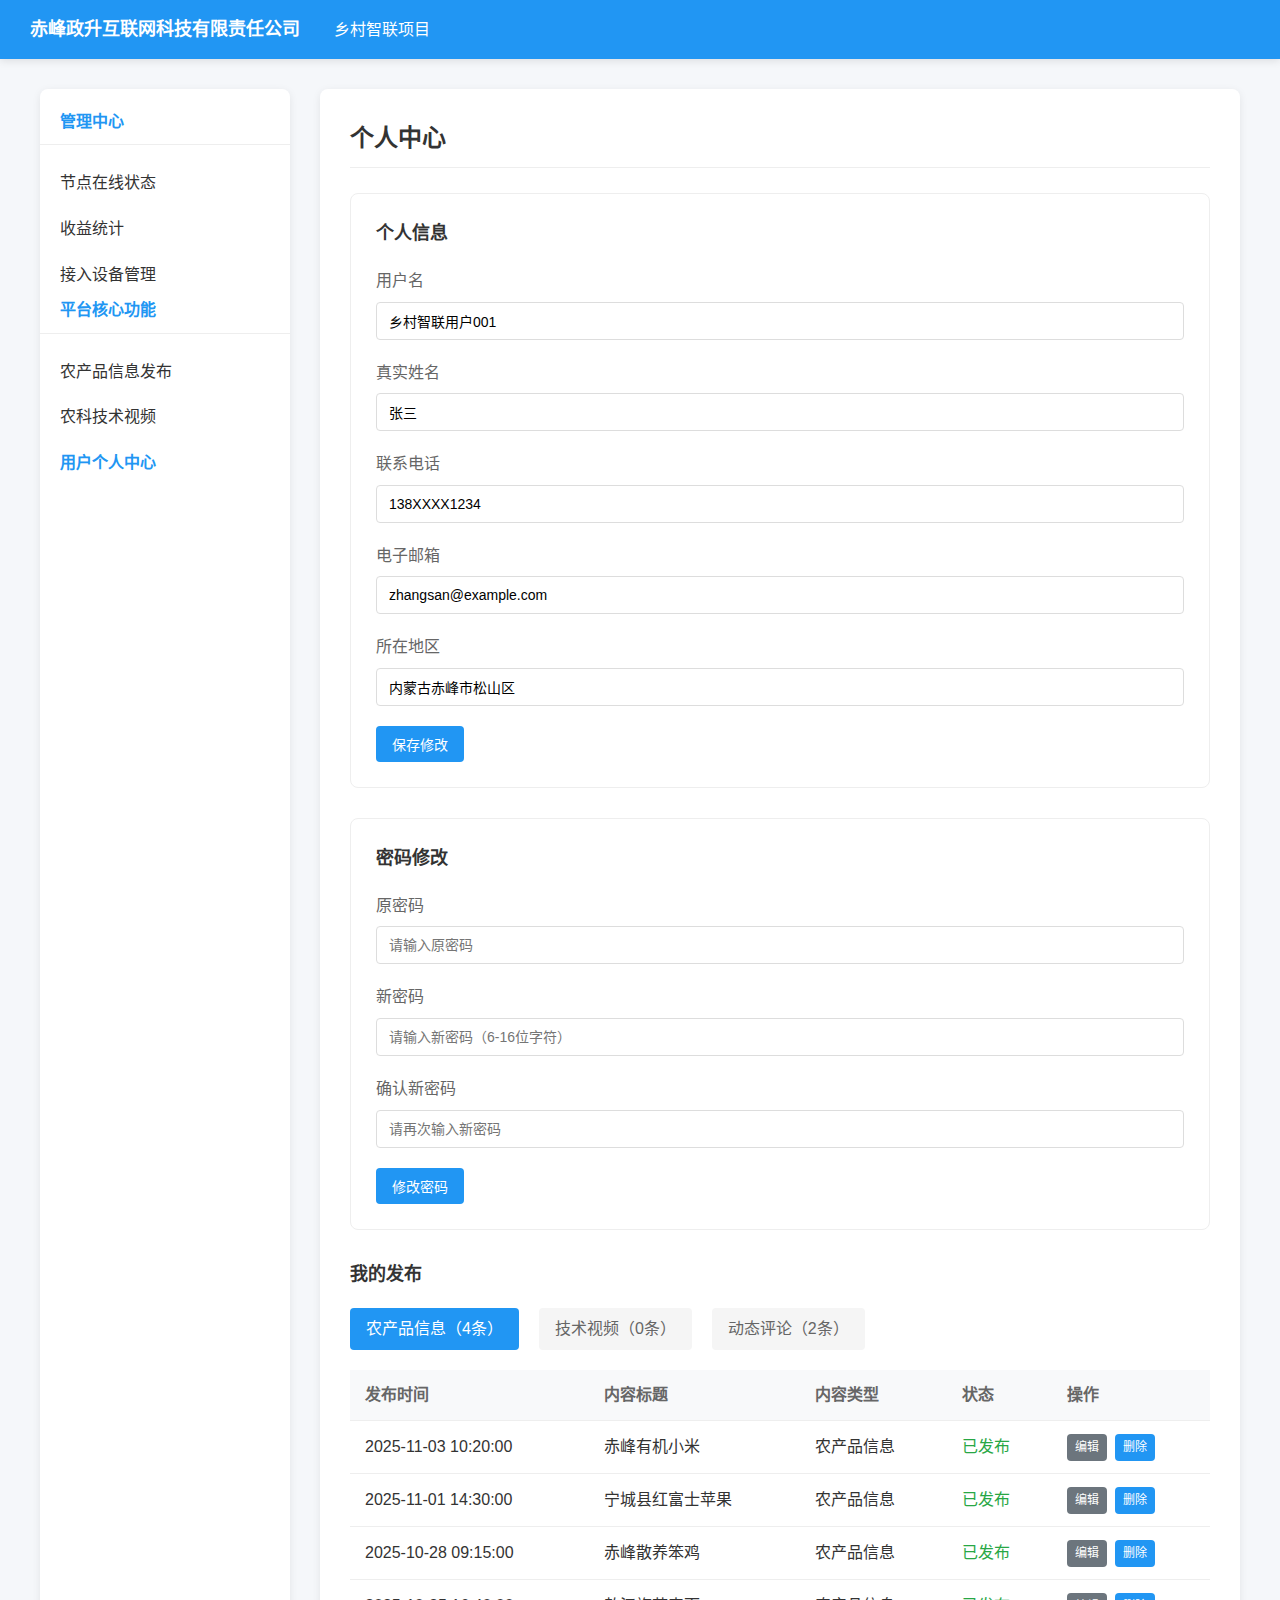
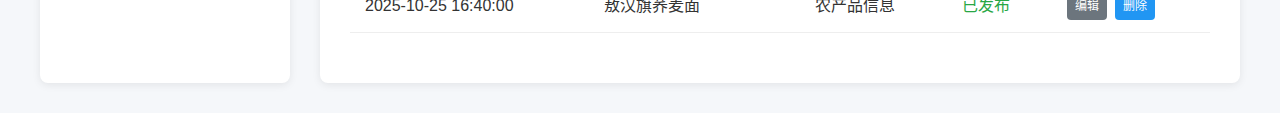
<file: user-center.html>
<!DOCTYPE html>
<html lang="zh-CN">
<head>
    <meta charset="UTF-8">
    <meta name="viewport" content="width=device-width, initial-scale=1.0">
    <title>用户个人中心 - 乡村智联平台</title>
    <link rel="stylesheet" href="css/style.css">
</head>
<body>
    <!-- 顶部导航 -->
    <div class="nav">
        <div>
            <span class="company-name">赤峰政升互联网科技有限责任公司</span>
            <span class="project-name"><a href="index.html">乡村智联项目</a></span>
        </div>
    </div>

    <!-- 页面容器 -->
    <div class="container">
        <!-- 侧边栏 -->
        <div class="sidebar">
            <div class="module-title">管理中心</div>
            <div class="module-item"><a href="node-status.html">节点在线状态</a></div>
            <div class="module-item"><a href="profit-stat.html">收益统计</a></div>
            <div class="module-item"><a href="device-manage.html">接入设备管理</a></div>
            <div class="module-title">平台核心功能</div>
            <div class="module-item"><a href="agri-info.html">农产品信息发布</a></div>
            <div class="module-item"><a href="agri-videos.html">农科技术视频</a></div>
            <div class="module-item"><a href="user-center.html" style="color: #2196F3; font-weight: 600;">用户个人中心</a></div>
        </div>

        <!-- 主内容区 -->
        <div class="main-content">
            <h1 class="page-title">个人中心</h1>
            
            <!-- 个人信息 -->
            <div style="border: 1px solid #eee; border-radius: 8px; padding: 25px; margin-bottom: 30px;">
                <h3 style="margin-bottom: 20px; font-size: 18px;">个人信息</h3>
                <form>
                    <div class="form-group">
                        <label for="user-name">用户名</label>
                        <input type="text" id="user-name" class="form-control" value="乡村智联用户001" readonly>
                    </div>
                    <div class="form-group">
                        <label for="real-name">真实姓名</label>
                        <input type="text" id="real-name" class="form-control" value="张三">
                    </div>
                    <div class="form-group">
                        <label for="phone">联系电话</label>
                        <input type="text" id="phone" class="form-control" value="138XXXX1234">
                    </div>
                    <div class="form-group">
                        <label for="email">电子邮箱</label>
                        <input type="email" id="email" class="form-control" value="zhangsan@example.com">
                    </div>
                    <div class="form-group">
                        <label for="address">所在地区</label>
                        <input type="text" id="address" class="form-control" value="内蒙古赤峰市松山区">
                    </div>
                    <button type="submit" class="btn">保存修改</button>
                </form>
            </div>

            <!-- 密码修改 -->
            <div style="border: 1px solid #eee; border-radius: 8px; padding: 25px; margin-bottom: 30px;">
                <h3 style="margin-bottom: 20px; font-size: 18px;">密码修改</h3>
                <form>
                    <div class="form-group">
                        <label for="old-pwd">原密码</label>
                        <input type="password" id="old-pwd" class="form-control" placeholder="请输入原密码">
                    </div>
                    <div class="form-group">
                        <label for="new-pwd">新密码</label>
                        <input type="password" id="new-pwd" class="form-control" placeholder="请输入新密码（6-16位字符）">
                    </div>
                    <div class="form-group">
                        <label for="confirm-pwd">确认新密码</label>
                        <input type="password" id="confirm-pwd" class="form-control" placeholder="请再次输入新密码">
                    </div>
                    <button type="submit" class="btn">修改密码</button>
                </form>
            </div>

            <!-- 我的发布 -->
            <h3 style="margin-bottom: 20px; font-size: 18px;">我的发布</h3>
            <div style="display: flex; gap: 20px; margin-bottom: 20px;">
                <a href="#" style="padding: 8px 16px; background-color: #2196F3; color: white; border-radius: 4px; text-decoration: none;">农产品信息（4条）</a>
                <a href="#" style="padding: 8px 16px; background-color: #f5f5f5; color: #666; border-radius: 4px; text-decoration: none;">技术视频（0条）</a>
                <a href="#" style="padding: 8px 16px; background-color: #f5f5f5; color: #666; border-radius: 4px; text-decoration: none;">动态评论（2条）</a>
            </div>

            <!-- 发布记录表格 -->
            <table class="data-table">
                <thead>
                    <tr>
                        <th>发布时间</th>
                        <th>内容标题</th>
                        <th>内容类型</th>
                        <th>状态</th>
                        <th>操作</th>
                    </tr>
                </thead>
                <tbody>
                    <tr>
                        <td>2025-11-03 10:20:00</td>
                        <td>赤峰有机小米</td>
                        <td>农产品信息</td>
                        <td style="color: #28a745;">已发布</td>
                        <td>
                            <a href="#" class="btn btn-secondary" style="padding: 4px 8px; font-size: 12px; margin-right: 4px;">编辑</a>
                            <a href="#" class="btn" style="padding: 4px 8px; font-size: 12px;">删除</a>
                        </td>
                    </tr>
                    <tr>
                        <td>2025-11-01 14:30:00</td>
                        <td>宁城县红富士苹果</td>
                        <td>农产品信息</td>
                        <td style="color: #28a745;">已发布</td>
                        <td>
                            <a href="#" class="btn btn-secondary" style="padding: 4px 8px; font-size: 12px; margin-right: 4px;">编辑</a>
                            <a href="#" class="btn" style="padding: 4px 8px; font-size: 12px;">删除</a>
                        </td>
                    </tr>
                    <tr>
                        <td>2025-10-28 09:15:00</td>
                        <td>赤峰散养笨鸡</td>
                        <td>农产品信息</td>
                        <td style="color: #28a745;">已发布</td>
                        <td>
                            <a href="#" class="btn btn-secondary" style="padding: 4px 8px; font-size: 12px; margin-right: 4px;">编辑</a>
                            <a href="#" class="btn" style="padding: 4px 8px; font-size: 12px;">删除</a>
                        </td>
                    </tr>
                    <tr>
                        <td>2025-10-25 16:40:00</td>
                        <td>敖汉旗荞麦面</td>
                        <td>农产品信息</td>
                        <td style="color: #28a745;">已发布</td>
                        <td>
                            <a href="#" class="btn btn-secondary" style="padding: 4px 8px; font-size: 12px; margin-right: 4px;">编辑</a>
                            <a href="#" class="btn" style="padding: 4px 8px; font-size: 12px;">删除</a>
                        </td>
                    </tr>
                </tbody>
            </table>
        </div>
    </div>
</body>

</html>
</file>
<file: css/style.css>
/* 全局样式重置 */
* {
    margin: 0;
    padding: 0;
    box-sizing: border-box;
    font-family: "Microsoft YaHei", Arial, sans-serif;
}

body {
    background-color: #f5f7fa;
    color: #333;
    line-height: 1.6;
}

/* 顶部导航栏 */
.nav {
    background-color: #2196F3;
    color: white;
    padding: 15px 30px;
    box-shadow: 0 2px 8px rgba(0,0,0,0.1);
}

.nav .company-name {
    font-size: 18px;
    font-weight: bold;
    margin-right: 30px;
}

.nav .project-name {
    font-size: 16px;
}

.nav a {
    color: white;
    text-decoration: none;
}

.nav a:hover {
    text-decoration: underline;
}

/* 页面容器（侧边栏+内容区） */
.container {
    display: flex;
    width: 1200px;
    margin: 30px auto;
    gap: 30px;
}

/* 侧边栏 */
.sidebar {
    width: 250px;
    background-color: white;
    border-radius: 8px;
    box-shadow: 0 2px 8px rgba(0,0,0,0.08);
    padding: 20px 0;
}

.module-title {
    font-size: 16px;
    font-weight: bold;
    color: #2196F3;
    padding: 0 20px 10px;
    border-bottom: 1px solid #eee;
    margin-bottom: 15px;
}

.module-item {
    padding: 10px 20px;
}

.module-item a {
    color: #333;
    text-decoration: none;
    display: block;
}

.module-item a:hover {
    color: #2196F3;
    background-color: #f0f7ff;
}

/* 主内容区 */
.main-content {
    flex: 1;
    background-color: white;
    border-radius: 8px;
    box-shadow: 0 2px 8px rgba(0,0,0,0.08);
    padding: 30px;
}

.page-title {
    font-size: 24px;
    color: #333;
    margin-bottom: 25px;
    padding-bottom: 10px;
    border-bottom: 1px solid #eee;
}

/* 表格样式（适配数据展示页面） */
.data-table {
    width: 100%;
    border-collapse: collapse;
    margin: 20px 0;
}

.data-table th, .data-table td {
    padding: 12px 15px;
    text-align: left;
    border-bottom: 1px solid #eee;
}

.data-table th {
    background-color: #f8f9fa;
    color: #666;
    font-weight: 600;
}

.data-table tr:hover {
    background-color: #fafafa;
}

/* 按钮样式 */
.btn {
    display: inline-block;
    padding: 8px 16px;
    background-color: #2196F3;
    color: white;
    border: none;
    border-radius: 4px;
    cursor: pointer;
    text-decoration: none;
    font-size: 14px;
    transition: background-color 0.3s;
}

.btn:hover {
    background-color: #1976D2;
}

.btn-secondary {
    background-color: #6c757d;
}

.btn-secondary:hover {
    background-color: #5a6268;
}

/* 表单样式（适配发布/管理页面） */
.form-group {
    margin-bottom: 20px;
}

.form-group label {
    display: block;
    margin-bottom: 8px;
    color: #666;
    font-weight: 500;
}

.form-control {
    width: 100%;
    padding: 10px 12px;
    border: 1px solid #ddd;
    border-radius: 4px;
    font-size: 14px;
}

.form-control:focus {
    outline: none;
    border-color: #2196F3;
    box-shadow: 0 0 0 2px rgba(33,150,243,0.1);
}

textarea.form-control {
    min-height: 120px;
    resize: vertical;
}

/* 分页样式 */
.pagination {
    margin: 30px 0;
    text-align: center;
}

.page-link {
    display: inline-block;
    padding: 6px 12px;
    margin: 0 4px;
    color: #2196F3;
    text-decoration: none;
    border: 1px solid #E0E6ED;
    border-radius: 4px;
    transition: all 0.3s;
}

.page-link:hover {
    background-color: #E8F0FE;
    border-color: #2196F3;
}

.page-link.active {
    background-color: #2196F3;
    color: white;
    border-color: #2196F3;
}

/* 卡片样式（适配视频/资讯列表） */
.card-list {
    display: grid;
    grid-template-columns: repeat(auto-fill, minmax(280px, 1fr));
    gap: 20px;
    margin-top: 20px;
}

.card {
    border: 1px solid #eee;
    border-radius: 8px;
    overflow: hidden;
    transition: box-shadow 0.3s;
}

.card:hover {
    box-shadow: 0 4px 12px rgba(0,0,0,0.1);
}

.card-img {
    width: 100%;
    height: 160px;
    background-color: #eee;
    display: flex;
    align-items: center;
    justify-content: center;
    color: #999;
}

.card-content {
    padding: 15px;
}

.card-title {
    font-size: 16px;
    margin-bottom: 8px;
    color: #333;
}

.card-desc {
    font-size: 14px;
    color: #666;
    margin-bottom: 12px;
    display: -webkit-box;
    -webkit-line-clamp: 2;
    -webkit-box-orient: vertical;
    overflow: hidden;
}

/* 响应式适配（手机/平板） */
@media (max-width: 1200px) {
    .container {
        width: 95%;
        flex-direction: column;
    }
    .sidebar {
        width: 100%;
    }
}
</file>
